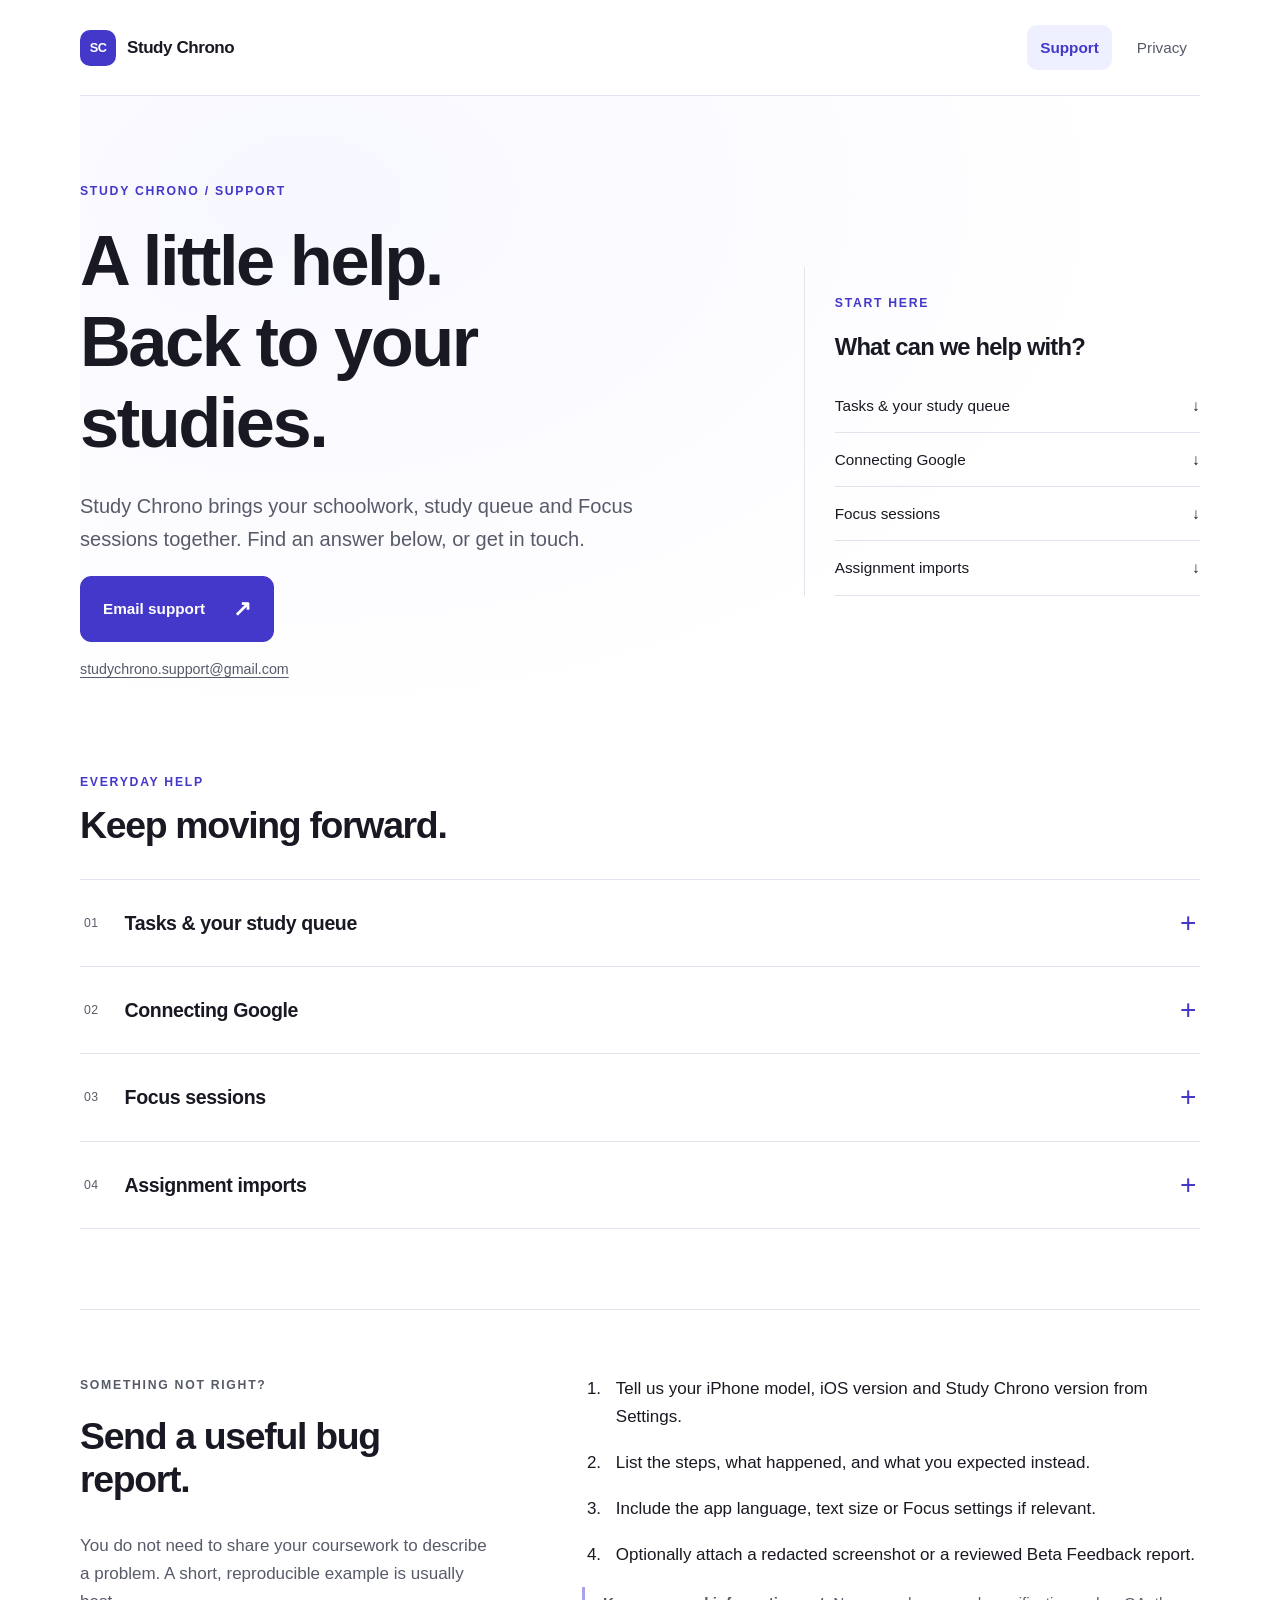
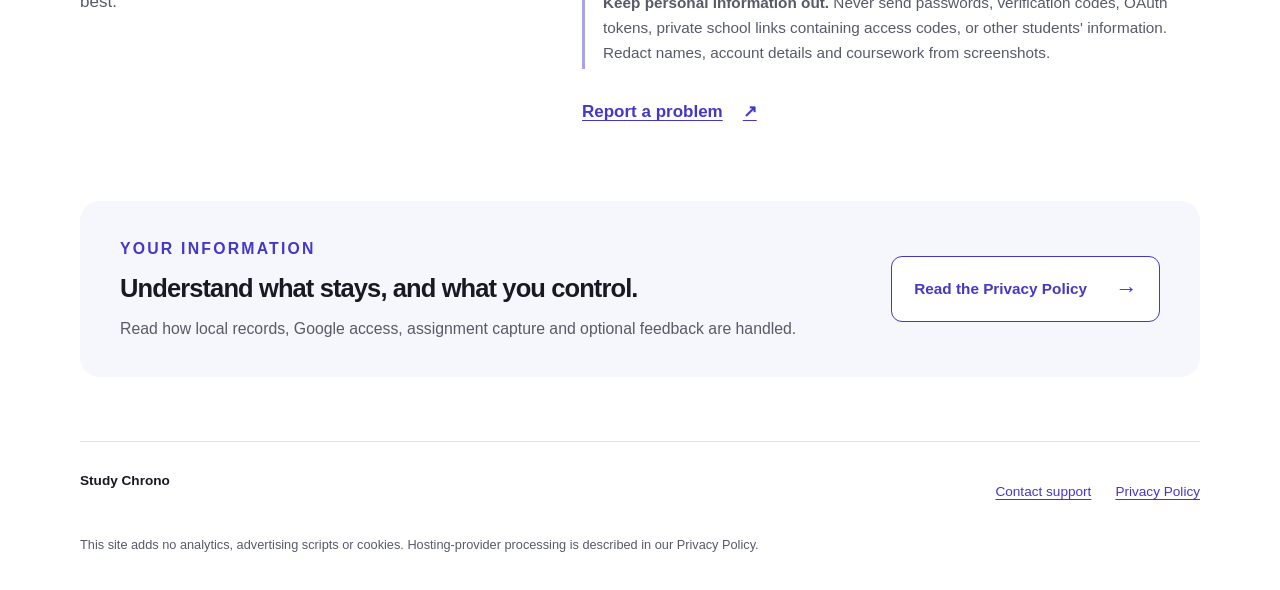
<file: index.html>
<!doctype html>
<html lang="en">
<head>
  <meta charset="utf-8">
  <meta name="viewport" content="width=device-width, initial-scale=1">
  <meta name="description" content="Get help with Study Chrono tasks, Google connections, Focus sessions and assignment imports.">
  <meta name="referrer" content="no-referrer">
  <meta http-equiv="Content-Security-Policy" content="default-src 'none'; style-src 'self'; img-src 'self'; font-src 'none'; script-src 'none'; connect-src 'none'; base-uri 'none'; form-action 'none'">
  <title>Support | Study Chrono</title>
  <link rel="stylesheet" href="styles.css">
</head>
<body>
  <a class="skip-link" href="#main">Skip to content</a>
  <header class="site-header wrap">
    <a class="brand" href="index.html" aria-label="Study Chrono support home"><span class="brand-mark" aria-hidden="true">SC</span>Study Chrono</a>
    <nav aria-label="Main navigation"><a href="index.html" aria-current="page">Support</a><a href="privacy.html">Privacy</a></nav>
  </header>
  <main id="main" tabindex="-1">
    <section class="hero wrap" aria-labelledby="page-title">
      <div class="hero-copy">
        <p class="eyebrow">Study Chrono / Support</p>
        <h1 id="page-title">A little help.<br>Back to your studies.</h1>
        <p class="lede">Study Chrono brings your schoolwork, study queue and Focus sessions together. Find an answer below, or get in touch.</p>
        <a class="button" href="mailto:studychrono.support@gmail.com?subject=Study%20Chrono%20support">Email support <span aria-hidden="true">&#8599;</span></a>
        <p class="email-address"><a href="mailto:studychrono.support@gmail.com">studychrono.support@gmail.com</a></p>
      </div>
      <aside class="hero-aside" aria-labelledby="start-here"><p class="eyebrow">Start here</p><h2 id="start-here">What can we help with?</h2><a href="#tasks">Tasks &amp; your study queue <span aria-hidden="true">&#8595;</span></a><a href="#google">Connecting Google <span aria-hidden="true">&#8595;</span></a><a href="#focus">Focus sessions <span aria-hidden="true">&#8595;</span></a><a href="#imports">Assignment imports <span aria-hidden="true">&#8595;</span></a></aside>
    </section>
    <section class="help-section wrap" aria-labelledby="help-title">
      <div class="section-heading"><p class="eyebrow">Everyday help</p><h2 id="help-title">Keep moving forward.</h2></div>
      <div class="help-list">
        <details id="tasks"><summary><span class="topic-number" aria-hidden="true">01</span><span>Tasks &amp; your study queue</span><span class="expand" aria-hidden="true">+</span></summary><div class="answer"><p>Tap <strong>+</strong> in Up Next to add a task. A title is required; class and due date are optional. Review the values, then tap <strong>Add</strong>. Use the task's action menu to edit local work.</p><p>Completing a local task moves it out of active work. Open <strong>Settings &gt; Data &gt; Completed Tasks</strong> to restore it or delete it permanently. <strong>Hide from Chrono</strong> on an imported Google item only hides it in this app; it does not complete or delete it in Google. Restore it in <strong>Settings &gt; Data &gt; Hidden Imported Items</strong>.</p><p>Suggested Start uses the available deadlines, task information and study history. Check any missing class or deadline rather than assuming an import filled it in.</p></div></details>
        <details id="google"><summary><span class="topic-number" aria-hidden="true">02</span><span>Connecting Google</span><span class="expand" aria-hidden="true">+</span></summary><div class="answer"><p>Use <strong>Connect Google</strong> from Up Next or Settings. Google handles sign-in and asks you to approve read-only Tasks and Calendar access. Connecting is optional; you can add local tasks without it.</p><p>If work is missing, check the Google account you selected and refresh Up Next with a working connection. The current importer reads a limited set of incomplete tasks from your default Tasks list and upcoming events from your primary calendar, then filters events for study relevance. It is not a complete mirror of every task list or calendar.</p><p>A school administrator may restrict third-party apps. If consent is blocked or the app name looks wrong, cancel and contact support with the exact warning, redacting account details. Do not bypass a security warning.</p><p><strong>Settings &gt; Account &gt; Disconnect Google</strong> removes the app's stored credentials when successful and clears the current imported queue. It does not erase study history, learned matches or hidden-item records, and it does not revoke Google's server-side grant. See <a href="privacy.html#disconnect">disconnect and deletion details</a>.</p></div></details>
        <details id="focus"><summary><span class="topic-number" aria-hidden="true">03</span><span>Focus sessions</span><span class="expand" aria-hidden="true">+</span></summary><div class="answer"><p>Choose a task or class, review the duration, then tap <strong>Start Focus</strong>. Use Pause and Resume as needed. Minimizing returns to normal navigation without intentionally ending the current session; return to Focus for the timer.</p><p>Focus Settings controls session length, short and long breaks, long-break frequency, automatic breaks and automatic repeat. Check those settings if another phase begins automatically. Saved study sessions appear in Stats.</p><p>If the timer or history looks incorrect, report the settings, whether the app was backgrounded, the approximate active and paused times, and what you expected. Do not delete your history as a troubleshooting step unless you want it removed.</p></div></details>
        <details id="imports"><summary><span class="topic-number" aria-hidden="true">04</span><span>Assignment imports</span><span class="expand" aria-hidden="true">+</span></summary><div class="answer"><p>From a supported sharing app, use the Share Sheet and choose Study Chrono. Review the draft before saving. If iOS cannot open Study Chrono directly, finish sharing and open the app manually to review the pending draft promptly.</p><p>Safari may supply only a URL, or a URL and page title. A saved link does not mean the instructions, class or deadline were imported. Copy the assignment details, use <strong>Paste assignment details</strong> in the draft when available, and review the extracted fields. Use <strong>Import Task List</strong> for an actual list of separate tasks.</p><p>Imports are parsed on the device; Study Chrono does not sign in to or scrape Canvas, Schoology or other school platforms. Keep the original assignment link, check explicit years and times, and enter missing information yourself. A page's To-Do Date is not automatically treated as its assignment deadline.</p></div></details>
      </div>
    </section>
    <section id="report-a-bug" class="report-section wrap" aria-labelledby="report-title"><div><p class="eyebrow">Something not right?</p><h2 id="report-title">Send a useful bug report.</h2><p>You do not need to share your coursework to describe a problem. A short, reproducible example is usually best.</p></div><div><ol class="steps"><li>Tell us your iPhone model, iOS version and Study Chrono version from Settings.</li><li>List the steps, what happened, and what you expected instead.</li><li>Include the app language, text size or Focus settings if relevant.</li><li>Optionally attach a redacted screenshot or a reviewed Beta Feedback report.</li></ol><p class="safety-note"><strong>Keep personal information out.</strong> Never send passwords, verification codes, OAuth tokens, private school links containing access codes, or other students' information. Redact names, account details and coursework from screenshots.</p><a class="text-link" href="mailto:studychrono.support@gmail.com?subject=Study%20Chrono%20bug%20report">Report a problem <span aria-hidden="true">&#8599;</span></a></div></section>
    <section class="privacy-callout wrap" aria-labelledby="privacy-title"><div><p class="eyebrow">Your information</p><h2 id="privacy-title">Understand what stays, and what you control.</h2><p>Read how local records, Google access, assignment capture and optional feedback are handled.</p></div><a class="button button-secondary" href="privacy.html">Read the Privacy Policy <span aria-hidden="true">&#8594;</span></a></section>
  </main>
  <footer class="site-footer wrap"><span>Study Chrono</span><div><a href="mailto:studychrono.support@gmail.com">Contact support</a><a href="privacy.html">Privacy Policy</a></div><p>This site adds no analytics, advertising scripts or cookies. Hosting-provider processing is described in our Privacy Policy.</p></footer>
</body>
</html>
</file>
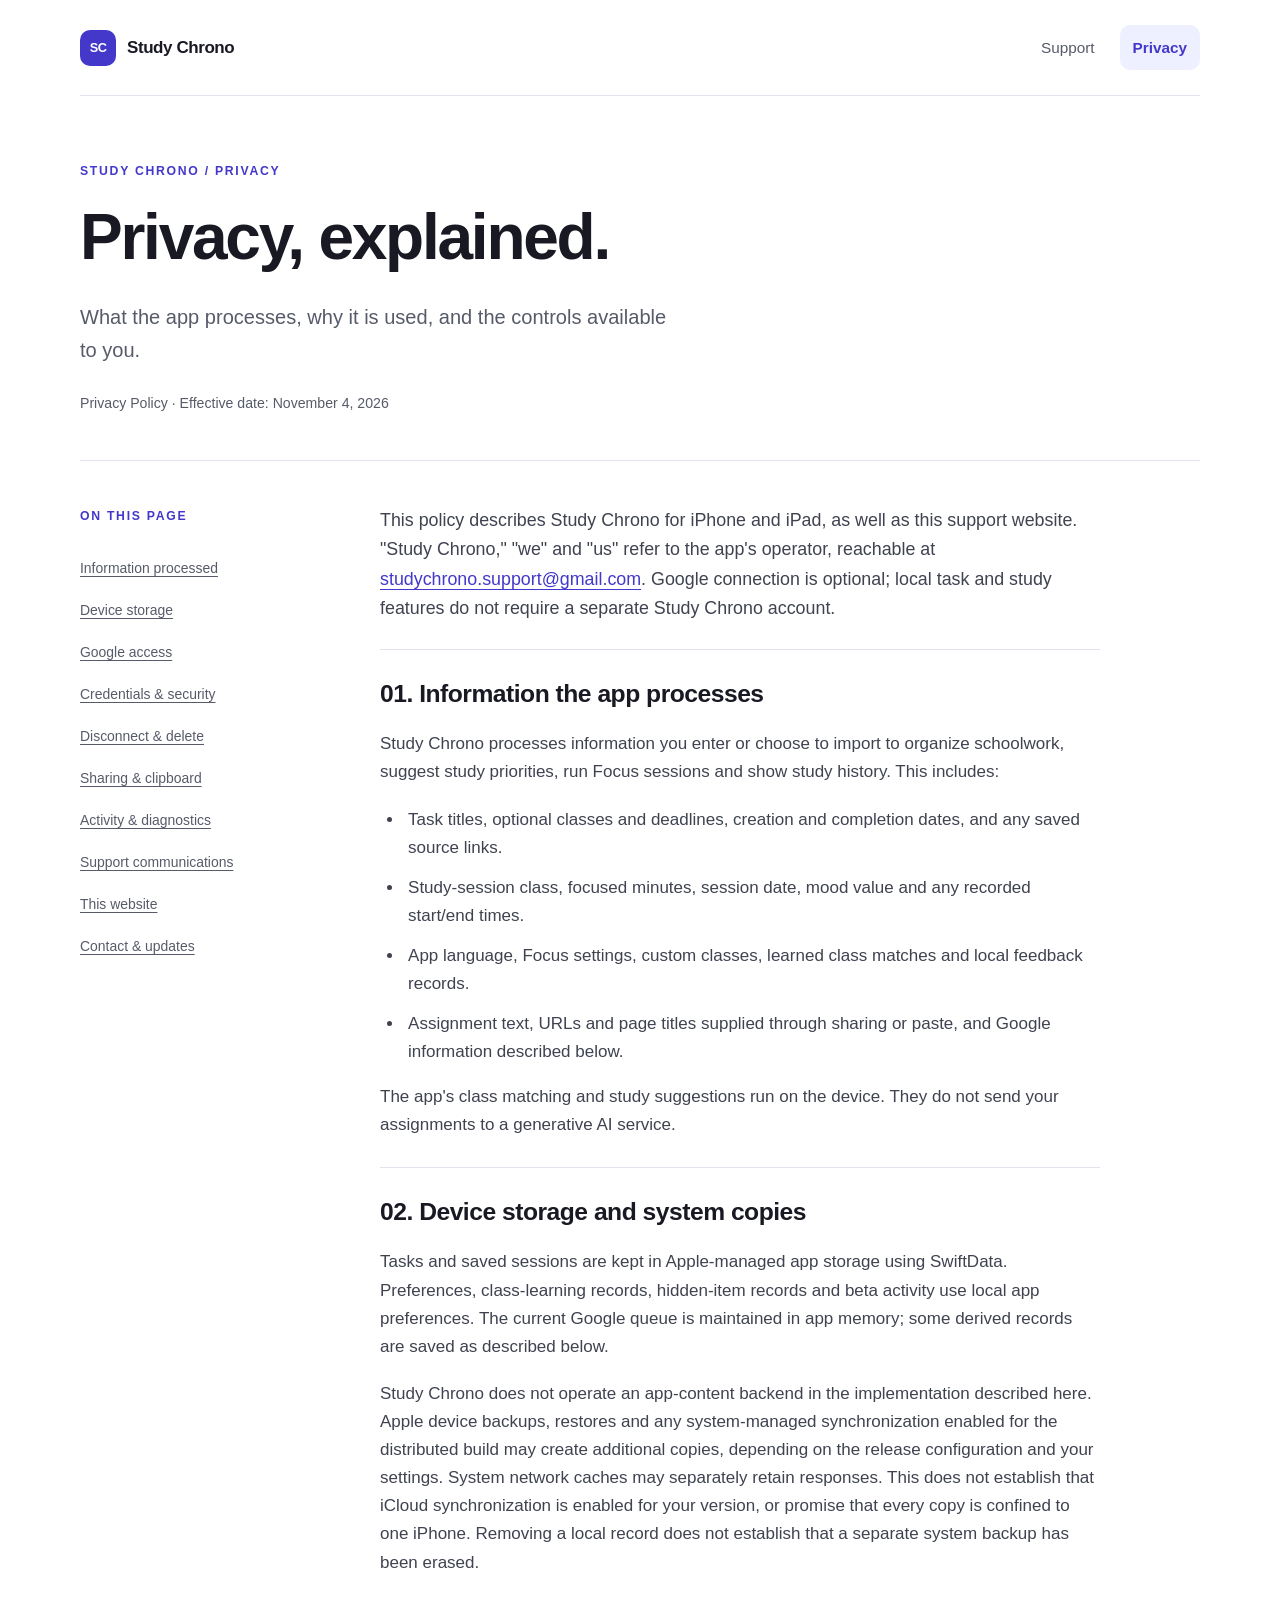
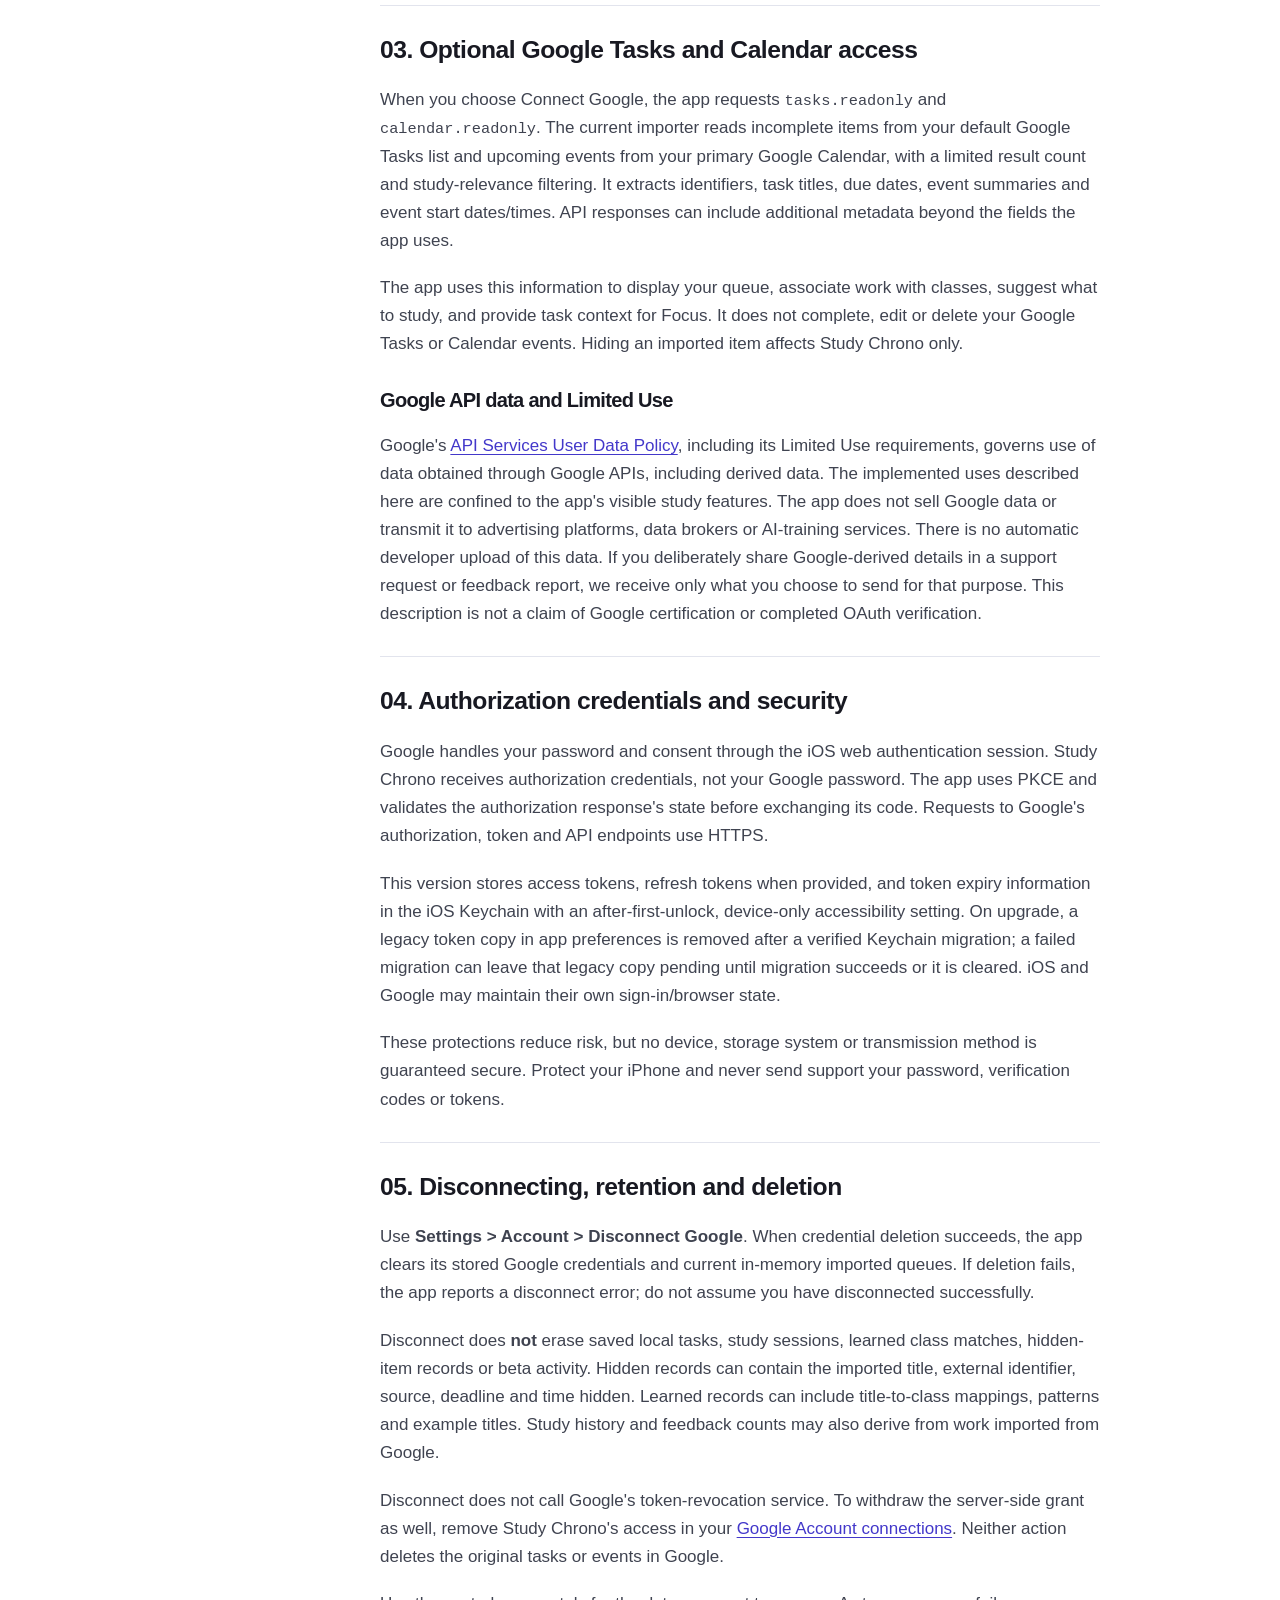
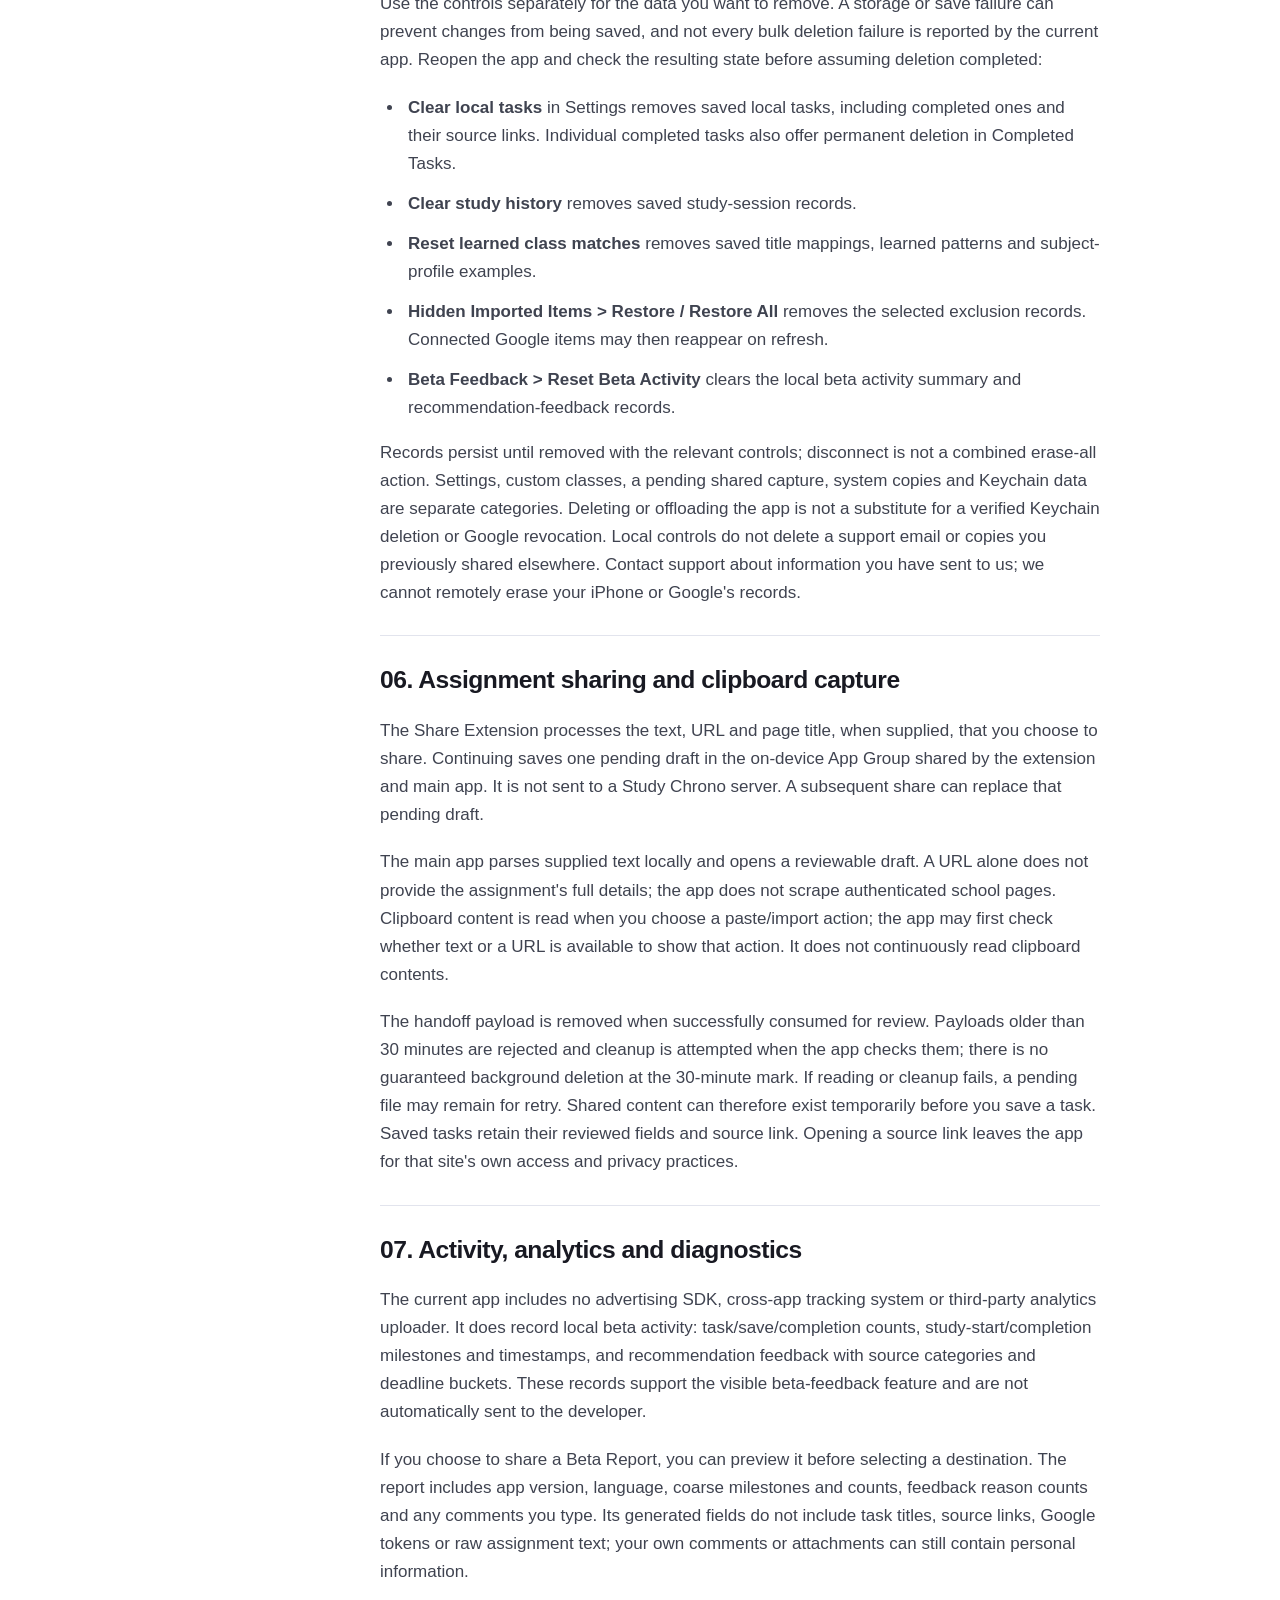
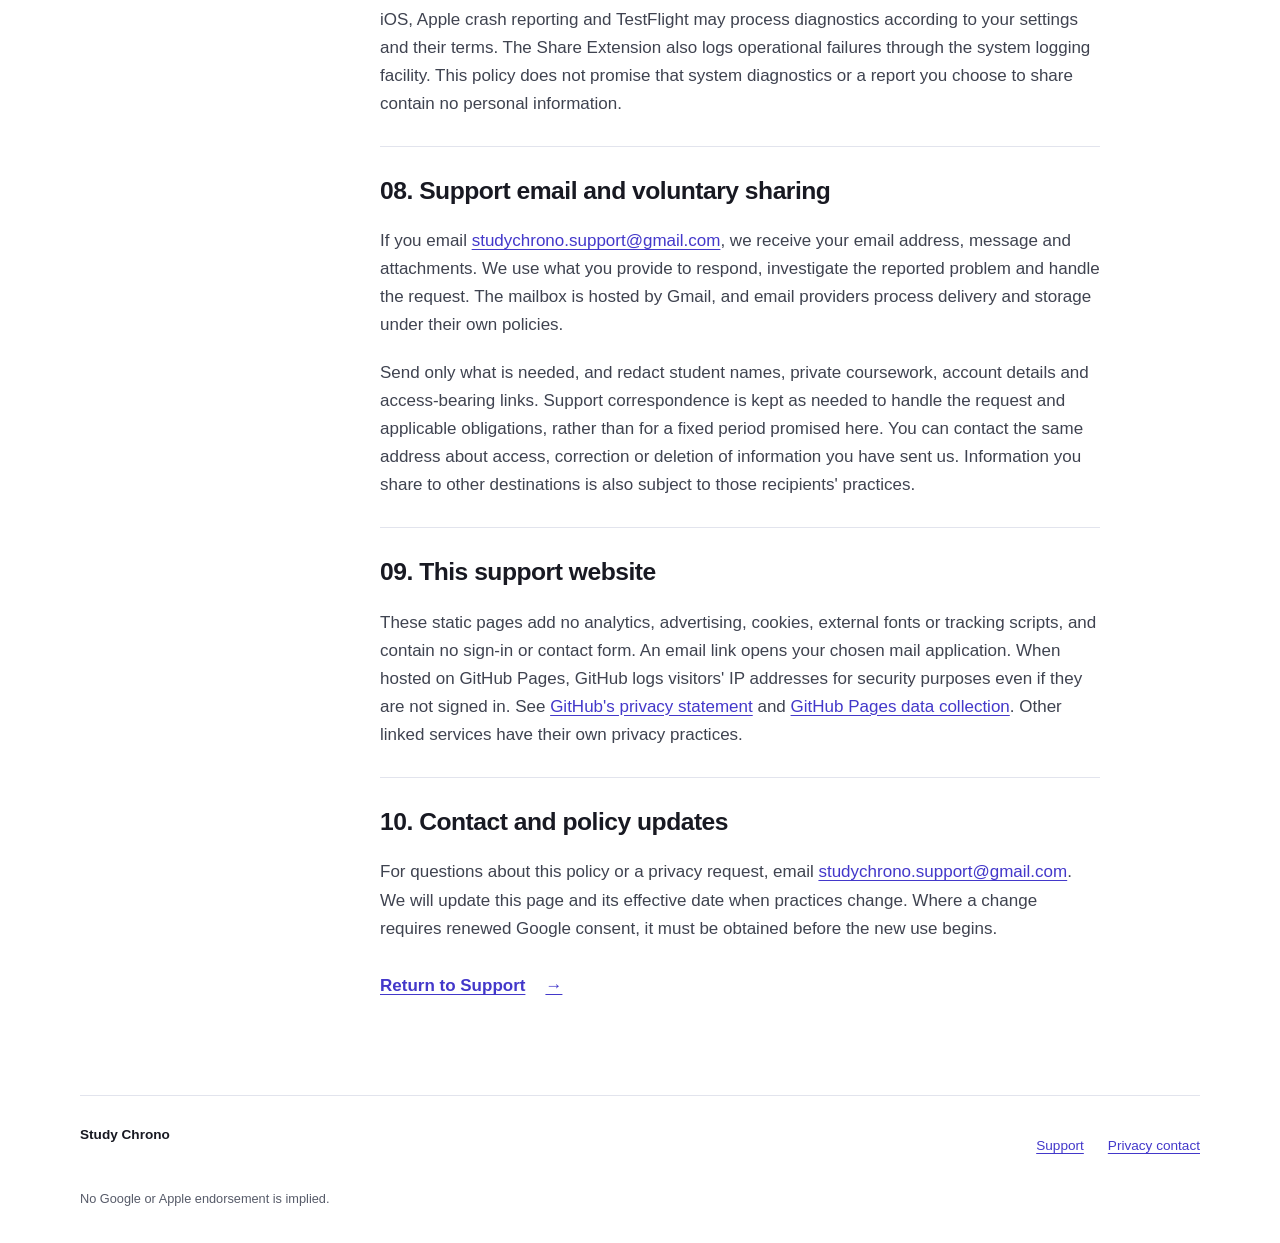
<file: privacy.html>
<!doctype html>
<html lang="en">
<head>
  <meta charset="utf-8">
  <meta name="viewport" content="width=device-width, initial-scale=1">
  <meta name="description" content="How Study Chrono processes tasks, study sessions, Google data, shared assignments and support communications.">
  <meta name="referrer" content="no-referrer">
  <meta http-equiv="Content-Security-Policy" content="default-src 'none'; style-src 'self'; img-src 'self'; font-src 'none'; script-src 'none'; connect-src 'none'; base-uri 'none'; form-action 'none'">
  <title>Privacy Policy | Study Chrono</title>
  <link rel="stylesheet" href="styles.css">
</head>
<body>
  <a class="skip-link" href="#main">Skip to content</a>
  <header class="site-header wrap"><a class="brand" href="index.html" aria-label="Study Chrono support home"><span class="brand-mark" aria-hidden="true">SC</span>Study Chrono</a><nav aria-label="Main navigation"><a href="index.html">Support</a><a href="privacy.html" aria-current="page">Privacy</a></nav></header>
  <main id="main" tabindex="-1">
    <header class="policy-hero wrap"><p class="eyebrow">Study Chrono / Privacy</p><h1>Privacy, explained.</h1><p class="lede">What the app processes, why it is used, and the controls available to you.</p><p class="policy-meta">Privacy Policy &middot; Effective date: <time datetime="2026-11-04">November 4, 2026</time></p></header>
    <div class="policy-layout wrap">
      <aside class="policy-nav"><nav aria-label="Privacy Policy contents"><p class="eyebrow">On this page</p><a href="#information">Information processed</a><a href="#storage">Device storage</a><a href="#google-data">Google access</a><a href="#credentials">Credentials &amp; security</a><a href="#disconnect">Disconnect &amp; delete</a><a href="#capture">Sharing &amp; clipboard</a><a href="#activity">Activity &amp; diagnostics</a><a href="#support">Support communications</a><a href="#website">This website</a><a href="#updates">Contact &amp; updates</a></nav></aside>
      <article class="policy-body" aria-label="Privacy Policy">
        <p>This policy describes Study Chrono for iPhone and iPad, as well as this support website. "Study Chrono," "we" and "us" refer to the app's operator, reachable at <a href="mailto:studychrono.support@gmail.com">studychrono.support@gmail.com</a>. Google connection is optional; local task and study features do not require a separate Study Chrono account.</p>
        <section id="information"><h2>01. Information the app processes</h2><p>Study Chrono processes information you enter or choose to import to organize schoolwork, suggest study priorities, run Focus sessions and show study history. This includes:</p><ul><li>Task titles, optional classes and deadlines, creation and completion dates, and any saved source links.</li><li>Study-session class, focused minutes, session date, mood value and any recorded start/end times.</li><li>App language, Focus settings, custom classes, learned class matches and local feedback records.</li><li>Assignment text, URLs and page titles supplied through sharing or paste, and Google information described below.</li></ul><p>The app's class matching and study suggestions run on the device. They do not send your assignments to a generative AI service.</p></section>
        <section id="storage"><h2>02. Device storage and system copies</h2><p>Tasks and saved sessions are kept in Apple-managed app storage using SwiftData. Preferences, class-learning records, hidden-item records and beta activity use local app preferences. The current Google queue is maintained in app memory; some derived records are saved as described below.</p><p>Study Chrono does not operate an app-content backend in the implementation described here. Apple device backups, restores and any system-managed synchronization enabled for the distributed build may create additional copies, depending on the release configuration and your settings. System network caches may separately retain responses. This does not establish that iCloud synchronization is enabled for your version, or promise that every copy is confined to one iPhone. Removing a local record does not establish that a separate system backup has been erased.</p></section>
        <section id="google-data"><h2>03. Optional Google Tasks and Calendar access</h2><p>When you choose Connect Google, the app requests <code>tasks.readonly</code> and <code>calendar.readonly</code>. The current importer reads incomplete items from your default Google Tasks list and upcoming events from your primary Google Calendar, with a limited result count and study-relevance filtering. It extracts identifiers, task titles, due dates, event summaries and event start dates/times. API responses can include additional metadata beyond the fields the app uses.</p><p>The app uses this information to display your queue, associate work with classes, suggest what to study, and provide task context for Focus. It does not complete, edit or delete your Google Tasks or Calendar events. Hiding an imported item affects Study Chrono only.</p><h3>Google API data and Limited Use</h3><p>Google's <a href="https://developers.google.com/terms/api-services-user-data-policy">API Services User Data Policy</a>, including its Limited Use requirements, governs use of data obtained through Google APIs, including derived data. The implemented uses described here are confined to the app's visible study features. The app does not sell Google data or transmit it to advertising platforms, data brokers or AI-training services. There is no automatic developer upload of this data. If you deliberately share Google-derived details in a support request or feedback report, we receive only what you choose to send for that purpose. This description is not a claim of Google certification or completed OAuth verification.</p></section>
        <section id="credentials"><h2>04. Authorization credentials and security</h2><p>Google handles your password and consent through the iOS web authentication session. Study Chrono receives authorization credentials, not your Google password. The app uses PKCE and validates the authorization response's state before exchanging its code. Requests to Google's authorization, token and API endpoints use HTTPS.</p><p>This version stores access tokens, refresh tokens when provided, and token expiry information in the iOS Keychain with an after-first-unlock, device-only accessibility setting. On upgrade, a legacy token copy in app preferences is removed after a verified Keychain migration; a failed migration can leave that legacy copy pending until migration succeeds or it is cleared. iOS and Google may maintain their own sign-in/browser state.</p><p>These protections reduce risk, but no device, storage system or transmission method is guaranteed secure. Protect your iPhone and never send support your password, verification codes or tokens.</p></section>
        <section id="disconnect"><h2>05. Disconnecting, retention and deletion</h2><p>Use <strong>Settings &gt; Account &gt; Disconnect Google</strong>. When credential deletion succeeds, the app clears its stored Google credentials and current in-memory imported queues. If deletion fails, the app reports a disconnect error; do not assume you have disconnected successfully.</p><p>Disconnect does <strong>not</strong> erase saved local tasks, study sessions, learned class matches, hidden-item records or beta activity. Hidden records can contain the imported title, external identifier, source, deadline and time hidden. Learned records can include title-to-class mappings, patterns and example titles. Study history and feedback counts may also derive from work imported from Google.</p><p>Disconnect does not call Google's token-revocation service. To withdraw the server-side grant as well, remove Study Chrono's access in your <a href="https://myaccount.google.com/connections">Google Account connections</a>. Neither action deletes the original tasks or events in Google.</p><p>Use the controls separately for the data you want to remove. A storage or save failure can prevent changes from being saved, and not every bulk deletion failure is reported by the current app. Reopen the app and check the resulting state before assuming deletion completed:</p><ul><li><strong>Clear local tasks</strong> in Settings removes saved local tasks, including completed ones and their source links. Individual completed tasks also offer permanent deletion in Completed Tasks.</li><li><strong>Clear study history</strong> removes saved study-session records.</li><li><strong>Reset learned class matches</strong> removes saved title mappings, learned patterns and subject-profile examples.</li><li><strong>Hidden Imported Items &gt; Restore / Restore All</strong> removes the selected exclusion records. Connected Google items may then reappear on refresh.</li><li><strong>Beta Feedback &gt; Reset Beta Activity</strong> clears the local beta activity summary and recommendation-feedback records.</li></ul><p>Records persist until removed with the relevant controls; disconnect is not a combined erase-all action. Settings, custom classes, a pending shared capture, system copies and Keychain data are separate categories. Deleting or offloading the app is not a substitute for a verified Keychain deletion or Google revocation. Local controls do not delete a support email or copies you previously shared elsewhere. Contact support about information you have sent to us; we cannot remotely erase your iPhone or Google's records.</p></section>
        <section id="capture"><h2>06. Assignment sharing and clipboard capture</h2><p>The Share Extension processes the text, URL and page title, when supplied, that you choose to share. Continuing saves one pending draft in the on-device App Group shared by the extension and main app. It is not sent to a Study Chrono server. A subsequent share can replace that pending draft.</p><p>The main app parses supplied text locally and opens a reviewable draft. A URL alone does not provide the assignment's full details; the app does not scrape authenticated school pages. Clipboard content is read when you choose a paste/import action; the app may first check whether text or a URL is available to show that action. It does not continuously read clipboard contents.</p><p>The handoff payload is removed when successfully consumed for review. Payloads older than 30 minutes are rejected and cleanup is attempted when the app checks them; there is no guaranteed background deletion at the 30-minute mark. If reading or cleanup fails, a pending file may remain for retry. Shared content can therefore exist temporarily before you save a task. Saved tasks retain their reviewed fields and source link. Opening a source link leaves the app for that site's own access and privacy practices.</p></section>
        <section id="activity"><h2>07. Activity, analytics and diagnostics</h2><p>The current app includes no advertising SDK, cross-app tracking system or third-party analytics uploader. It does record local beta activity: task/save/completion counts, study-start/completion milestones and timestamps, and recommendation feedback with source categories and deadline buckets. These records support the visible beta-feedback feature and are not automatically sent to the developer.</p><p>If you choose to share a Beta Report, you can preview it before selecting a destination. The report includes app version, language, coarse milestones and counts, feedback reason counts and any comments you type. Its generated fields do not include task titles, source links, Google tokens or raw assignment text; your own comments or attachments can still contain personal information.</p><p>iOS, Apple crash reporting and TestFlight may process diagnostics according to your settings and their terms. The Share Extension also logs operational failures through the system logging facility. This policy does not promise that system diagnostics or a report you choose to share contain no personal information.</p></section>
        <section id="support"><h2>08. Support email and voluntary sharing</h2><p>If you email <a href="mailto:studychrono.support@gmail.com">studychrono.support@gmail.com</a>, we receive your email address, message and attachments. We use what you provide to respond, investigate the reported problem and handle the request. The mailbox is hosted by Gmail, and email providers process delivery and storage under their own policies.</p><p>Send only what is needed, and redact student names, private coursework, account details and access-bearing links. Support correspondence is kept as needed to handle the request and applicable obligations, rather than for a fixed period promised here. You can contact the same address about access, correction or deletion of information you have sent us. Information you share to other destinations is also subject to those recipients' practices.</p></section>
        <section id="website"><h2>09. This support website</h2><p>These static pages add no analytics, advertising, cookies, external fonts or tracking scripts, and contain no sign-in or contact form. An email link opens your chosen mail application. When hosted on GitHub Pages, GitHub logs visitors' IP addresses for security purposes even if they are not signed in. See <a href="https://docs.github.com/en/site-policy/privacy-policies/github-general-privacy-statement">GitHub's privacy statement</a> and <a href="https://docs.github.com/en/pages/getting-started-with-github-pages/what-is-github-pages#data-collection">GitHub Pages data collection</a>. Other linked services have their own privacy practices.</p></section>
        <section id="updates"><h2>10. Contact and policy updates</h2><p>For questions about this policy or a privacy request, email <a href="mailto:studychrono.support@gmail.com">studychrono.support@gmail.com</a>. We will update this page and its effective date when practices change. Where a change requires renewed Google consent, it must be obtained before the new use begins.</p><p><a class="text-link" href="index.html">Return to Support <span aria-hidden="true">&#8594;</span></a></p></section>
      </article>
    </div>
  </main>
  <footer class="site-footer wrap"><span>Study Chrono</span><div><a href="index.html">Support</a><a href="mailto:studychrono.support@gmail.com">Privacy contact</a></div><p>No Google or Apple endorsement is implied.</p></footer>
</body>
</html>
</file>
<file: styles.css>
:root {
  color-scheme: light;
  --ink: #181922;
  --muted: #575b69;
  --indigo: #4338ca;
  --indigo-hover: #312e81;
  --line: #e2e4ed;
  --soft: #f6f7fc;
  --radius: 20px;
  font-family: -apple-system, BlinkMacSystemFont, "Segoe UI", ui-sans-serif, sans-serif;
  font-size: 17px;
  line-height: 1.65;
  background: #fff;
  color: var(--ink);
  -webkit-text-size-adjust: 100%;
}
* { box-sizing: border-box; }
body { margin: 0; }
a { color: var(--indigo); text-underline-offset: .2em; overflow-wrap: anywhere; }
a:hover { color: var(--indigo-hover); }
a:focus-visible, summary:focus-visible { outline: 3px solid var(--indigo); outline-offset: 5px; border-radius: 4px; }
h1, h2, h3, p { margin-top: 0; }
h1, h2, h3 { line-height: 1.15; letter-spacing: -.035em; }
h1 { font-size: clamp(2.5rem, 5.5vw, 4.5rem); font-weight: 700; margin-bottom: 1.5rem; }
h2 { font-size: clamp(1.6rem, 3vw, 2.2rem); font-weight: 650; }
h3 { font-size: 1.18rem; font-weight: 650; margin-top: 1.8rem; }
p { margin-bottom: 1.15rem; }
ul, ol { padding-left: 1.4rem; }
li { padding-left: .25rem; margin-bottom: .7rem; }
strong { font-weight: 650; }
code { font-size: .9em; overflow-wrap: anywhere; }
.wrap { width: min(1120px, calc(100% - 80px)); margin-inline: auto; }
.site-header { display: flex; align-items: center; justify-content: space-between; gap: 1.2rem; padding-block: 25px; border-bottom: 1px solid var(--line); }
.brand { display: inline-flex; gap: 11px; align-items: center; text-decoration: none; font-weight: 700; color: var(--ink); letter-spacing: -.025em; min-height: 44px; }
.brand-mark { display: grid; place-items: center; width: 36px; height: 36px; background: var(--indigo); color: #fff; border-radius: 10px; font-size: .75rem; letter-spacing: -.04em; }
.site-header nav { display: flex; gap: 12px; flex-wrap: wrap; }
.site-header nav a { padding: 10px 13px; min-height: 44px; text-decoration: none; font-size: .9rem; color: var(--muted); }
.site-header nav a[aria-current] { background: #eef0ff; color: var(--indigo); border-radius: 10px; font-weight: 600; }
.skip-link { position: absolute; z-index: 5; top: 8px; left: 8px; padding: 10px 18px; background: #fff; transform: translateY(-160%); }
.skip-link:focus { transform: none; }
.review-notice { margin-top: 20px; padding: 12px 16px; border: 1px solid #dce0f2; border-radius: 10px; font-size: .8rem; color: #444960; background: #fafaff; }
.eyebrow { color: var(--indigo); font-size: .72rem; text-transform: uppercase; letter-spacing: .14em; font-weight: 700; margin-bottom: 20px; }
.hero { display: grid; grid-template-columns: 1.65fr 1fr; gap: 70px; padding-block: 85px 90px; background: radial-gradient(ellipse at 20% 15%, #f7f7ff 0, transparent 65%); }
.hero-copy { max-width: 660px; }
.lede { font-size: 1.18rem; color: var(--muted); line-height: 1.65; max-width: 600px; }
.button { display: inline-flex; align-items: center; justify-content: space-between; gap: 28px; padding: 14px 22px; min-height: 50px; background: var(--indigo); border: 1px solid var(--indigo); border-radius: 11px; color: #fff; font-size: .9rem; font-weight: 600; text-decoration: none; }
.button:hover { background: var(--indigo-hover); color: #fff; }
.button span { font-size: 1.3rem; }
.button-secondary { background: #fff; color: var(--indigo); flex-shrink: 0; }
.email-address { margin: 16px 0 0; font-size: .84rem; }
.email-address a { color: var(--muted); }
.hero-aside { border-left: 1px solid var(--line); padding: 26px 0 0 30px; align-self: center; }
.hero-aside h2 { font-size: 1.4rem; margin-bottom: 18px; }
.hero-aside a { display: flex; justify-content: space-between; gap: 16px; padding-block: 14px; border-bottom: 1px solid var(--line); text-decoration: none; font-size: .9rem; color: var(--ink); }
.hero-aside a:hover { color: var(--indigo); }
.help-section { padding-bottom: 80px; }
.section-heading { margin-bottom: 32px; }
.section-heading .eyebrow { margin-bottom: 12px; }
.help-list { border-top: 1px solid var(--line); }
details { border-bottom: 1px solid var(--line); scroll-margin-top: 24px; }
summary { list-style: none; display: flex; align-items: center; gap: 26px; min-height: 86px; padding: 20px 4px; cursor: pointer; font-size: 1.15rem; font-weight: 600; letter-spacing: -.02em; }
summary::-webkit-details-marker { display: none; }
.topic-number { color: var(--muted); font-size: .72rem; font-variant-numeric: tabular-nums; font-weight: 500; letter-spacing: .04em; }
.expand { margin-left: auto; color: var(--indigo); font-size: 1.65rem; font-weight: 400; flex-shrink: 0; }
details[open] .expand { transform: rotate(45deg); }
.answer { padding: 0 45px 22px 50px; max-width: 880px; color: var(--muted); }
.answer strong { color: var(--ink); }
.report-section { border-top: 1px solid var(--line); padding-block: 65px; display: grid; grid-template-columns: 1fr 1.5fr; gap: 90px; }
.report-section p { color: var(--muted); }
.steps { margin-top: 0; }
.steps li { padding-left: 10px; margin-bottom: 18px; }
.safety-note { border-left: 3px solid #a9a4e9; padding: 3px 0 3px 18px; font-size: .9rem; }
.text-link { display: inline-flex; align-items: center; gap: 20px; padding-block: 10px; min-height: 44px; font-weight: 600; }
.privacy-callout { display: flex; align-items: center; gap: 40px; justify-content: space-between; background: var(--soft); padding: 35px 40px; border-radius: var(--radius); margin-bottom: 64px; }
.privacy-callout h2 { font-size: 1.5rem; margin-bottom: 12px; }
.privacy-callout p { color: var(--muted); font-size: .93rem; margin-bottom: 0; }
.privacy-callout .eyebrow { color: var(--indigo); margin-bottom: 12px; }
.site-footer { border-top: 1px solid var(--line); padding-block: 28px 35px; display: flex; justify-content: space-between; flex-wrap: wrap; gap: 20px; font-size: .8rem; }
.site-footer > span { font-weight: 600; }
.site-footer > div { display: flex; flex-wrap: wrap; gap: 24px; }
.site-footer a { min-height: 44px; display: inline-flex; align-items: center; }
.site-footer p { width: 100%; color: var(--muted); font-size: .75rem; margin-bottom: 0; }
.policy-hero { padding-block: 65px 45px; border-bottom: 1px solid var(--line); }
.policy-hero h1 { font-size: clamp(2.6rem, 5vw, 4rem); }
.policy-meta { color: var(--muted); font-size: .83rem; margin-top: 25px; margin-bottom: 0; }
.policy-layout { display: grid; grid-template-columns: 235px minmax(0, 1fr); gap: 65px; padding-block: 45px 65px; }
.policy-nav nav { display: grid; align-content: start; gap: 3px; }
.policy-nav a { font-size: .82rem; padding-block: 8px; color: var(--muted); }
.policy-nav a:hover { color: var(--indigo); }
.policy-body { max-width: 720px; }
.policy-body > p { font-size: 1.05rem; }
.policy-body section { padding-top: 28px; margin-top: 28px; border-top: 1px solid var(--line); scroll-margin-top: 20px; }
.policy-body section:first-of-type { margin-top: 25px; }
.policy-body h2 { font-size: 1.45rem; line-height: 1.3; letter-spacing: -.02em; }
.policy-body p, .policy-body li { color: #3f4350; }
@media (max-width: 820px) {
  .wrap { width: calc(100% - 44px); }
  .hero { grid-template-columns: 1fr; gap: 30px; padding-block: 52px; }
  .hero-aside { border-left: 0; border-top: 1px solid var(--line); padding: 28px 0 0; }
  .hero-aside .eyebrow { margin-bottom: 12px; }
  .report-section { grid-template-columns: 1fr; gap: 15px; padding-block: 42px; }
  .privacy-callout { flex-direction: column; align-items: start; padding: 28px; gap: 25px; }
  .policy-layout { grid-template-columns: 1fr; gap: 30px; }
  .policy-nav nav { display: flex; flex-wrap: wrap; gap: 3px 18px; }
  .policy-nav .eyebrow { width: 100%; margin-bottom: 10px; }
  .policy-body { max-width: none; }
}
@media (max-width: 440px) {
  .site-header { flex-wrap: wrap; gap: 8px; padding-block: 18px 14px; }
  .site-header nav { margin-left: -13px; }
  .hero { padding-top: 38px; }
  .review-notice { font-size: .76rem; }
  .answer { padding-left: 0; padding-right: 0; }
  summary { gap: 16px; font-size: 1.05rem; }
  .privacy-callout { padding: 24px; }
  .button { gap: 15px; max-width: 100%; }
  .policy-hero { padding-top: 42px; }
}
@media (prefers-reduced-motion: reduce) { *, *::before, *::after { scroll-behavior: auto !important; } }
@media print { .site-header, .review-notice, .policy-nav, .site-footer, .skip-link { display: none; } .wrap { width: 100%; } .policy-layout { display: block; } a { color: inherit; } details { break-inside: avoid; } }
</file>
